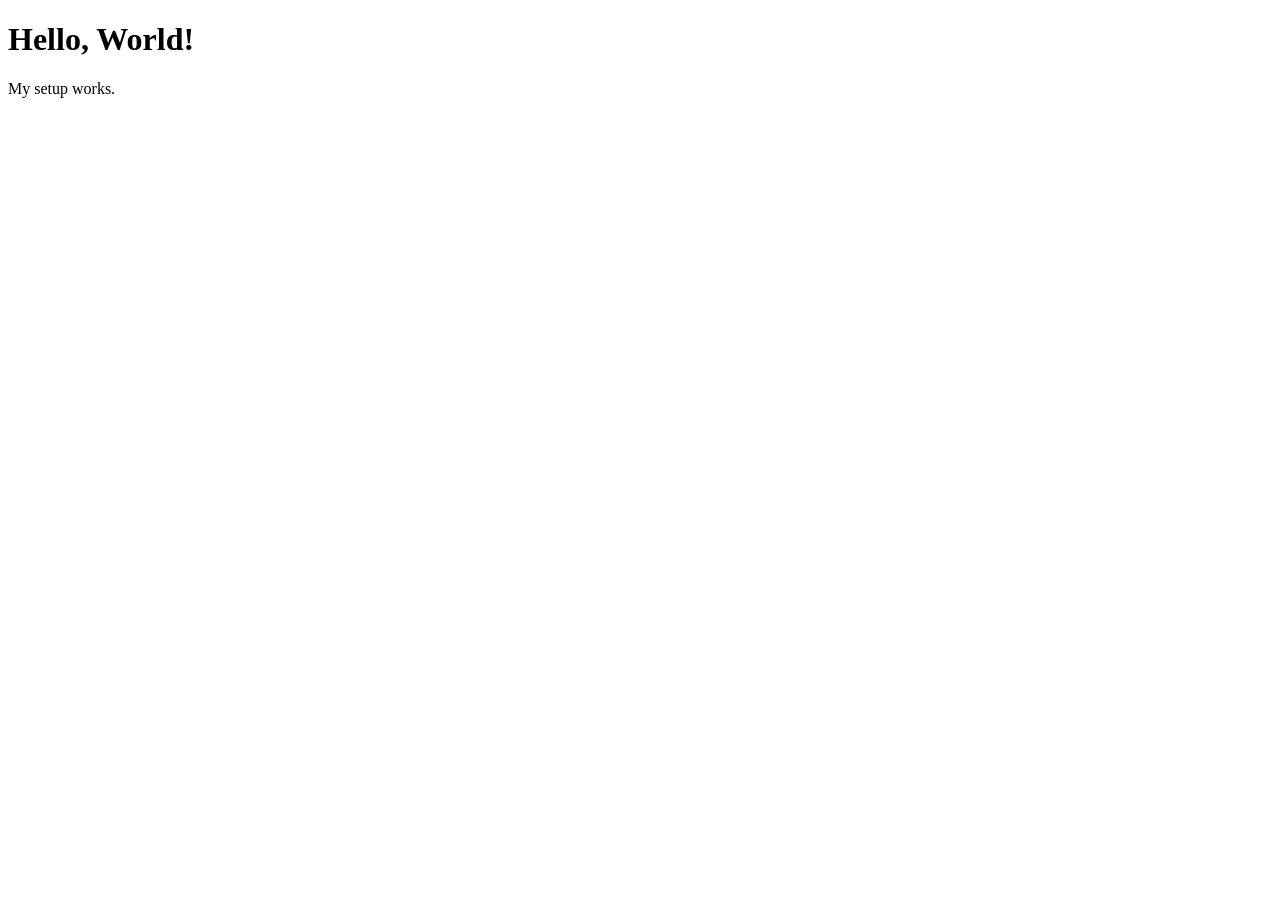
<file: practise/index.html>
<!DOCTYPE html>
<html lang="en">
      <head>
         <meta charset="UTF-8" />
      <title>Setup Test</title>
  </head>
  <body>
      <h1>Hello, World!</h1>
      <p>My setup works.</p>
  </body>
</html>
</file>
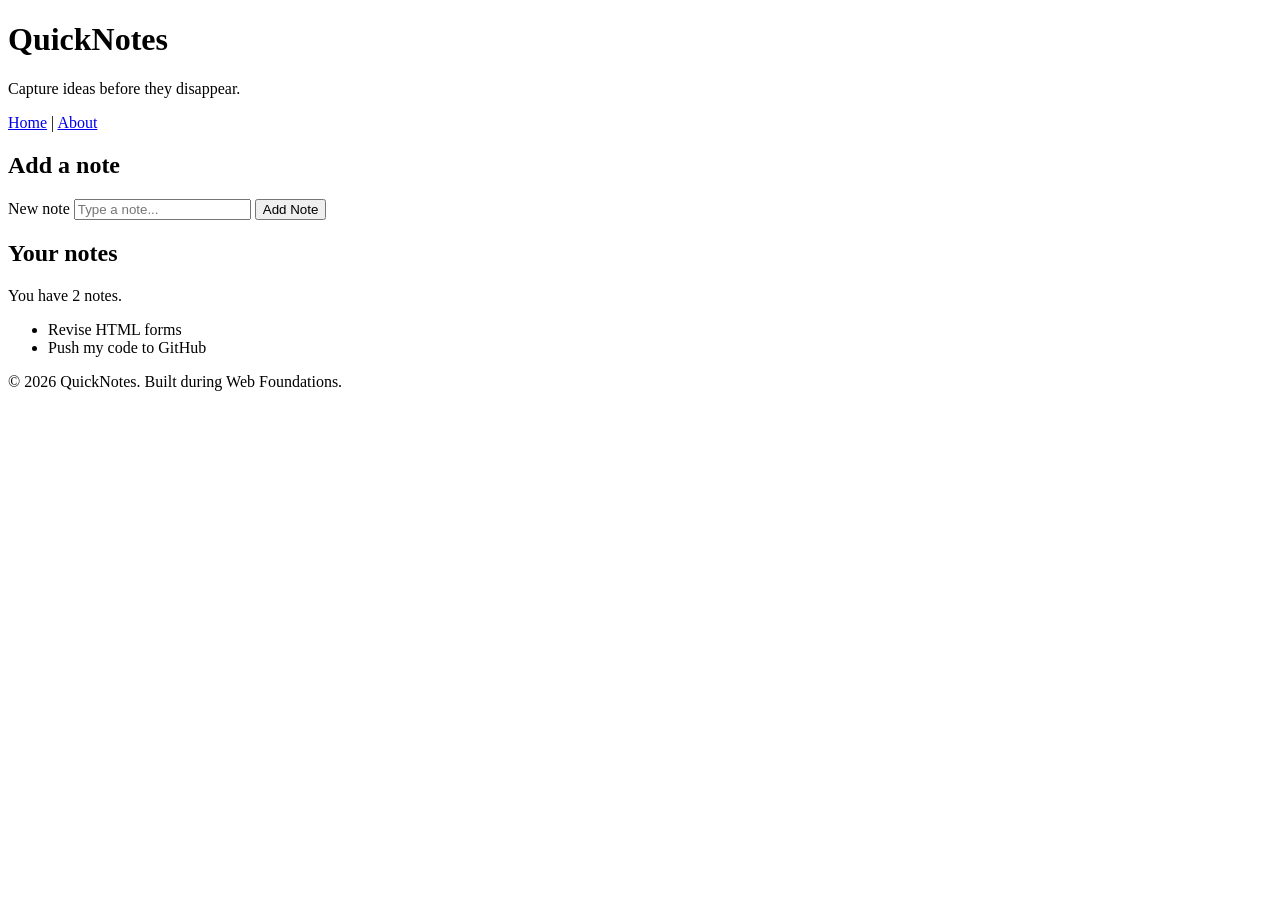
<file: web-foundations-days/day1/index.html>
<!DOCTYPE html>
<html lang="en">
  <head>
    <meta charset="UTF-8" />
    <meta name="viewport" content="width=device-width, initial-scale=1.0" />
    <title>QuickNotes - Home</title>
  </head>
  <body>
    <header>
      <h1>QuickNotes</h1>
      <p>Capture ideas before they disappear.</p>
      <nav>
        <a href="index.html">Home</a> | 
        <a href="about.html">About</a>
      </nav>
    </header>
 
    <main>
      <section>
        <h2>Add a note</h2>
        <form id="note-form">
          <label for="note-input">New note</label>
          <input type="text" id="note-input" placeholder="Type a note..." />
          <button type="submit">Add Note</button>
        </form>
      </section>
 
      <section>
        <h2>Your notes</h2>
        <p id="note-count">You have 2 notes.</p>
        <ul id="notes-list">
          <li>Revise HTML forms</li>
          <li>Push my code to GitHub</li>
        </ul>
      </section>
    </main>
 
    <footer>
      <p>&copy; 2026 QuickNotes. Built during Web Foundations.</p>
    </footer>
  </body>
</html>
</file>
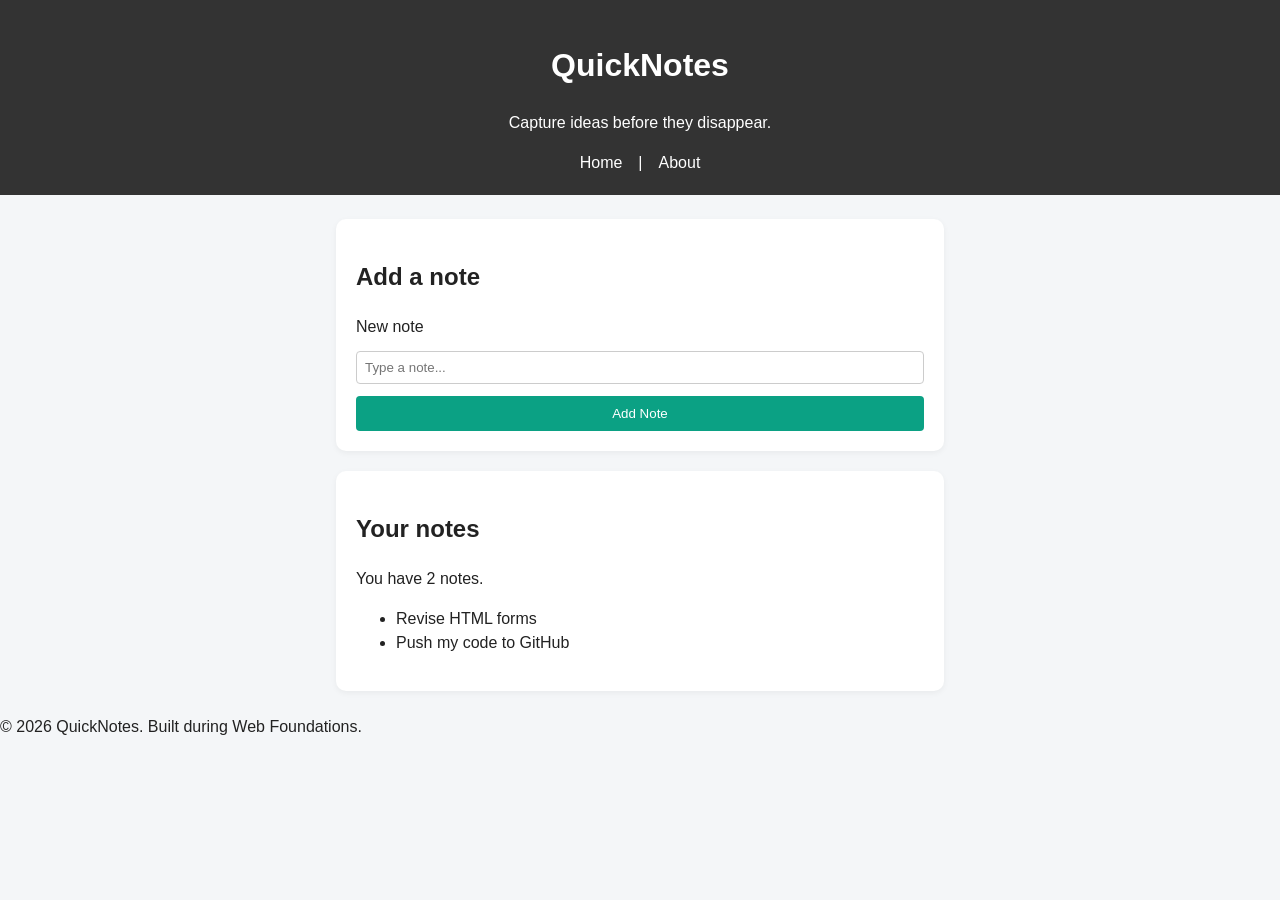
<file: web-foundations-days/day2/index.html>
<!DOCTYPE html>
<html lang="en">
  <head>
    <link rel="stylesheet" href="style.css">
    <meta charset="UTF-8" />
    <meta name="viewport" content="width=device-width, initial-scale=1.0" />
    <title>QuickNotes - Home</title>
  </head>
  <body>
    <header>
      <h1>QuickNotes</h1>
      <p>Capture ideas before they disappear.</p>
      <nav>
        <a href="index.html">Home</a> | 
        <a href="about.html">About</a>
      </nav>
    </header>
 
    <main>
      <section>
        <h2>Add a note</h2>
        <form id="note-form">
          <label for="note-input">New note</label>
          <input type="text" id="note-input" placeholder="Type a note..." />
          <button type="submit">Add Note</button>
        </form>
      </section>
 
      <section>
        <h2>Your notes</h2>
        <p id="note-count">You have 2 notes.</p>
        <ul id="notes-list">
          <li>Revise HTML forms</li>
          <li>Push my code to GitHub</li>
        </ul>
      </section>
    </main>
 
    <footer>
      <p>&copy; 2026 QuickNotes. Built during Web Foundations.</p>
    </footer>
  </body>
</html>
</file>
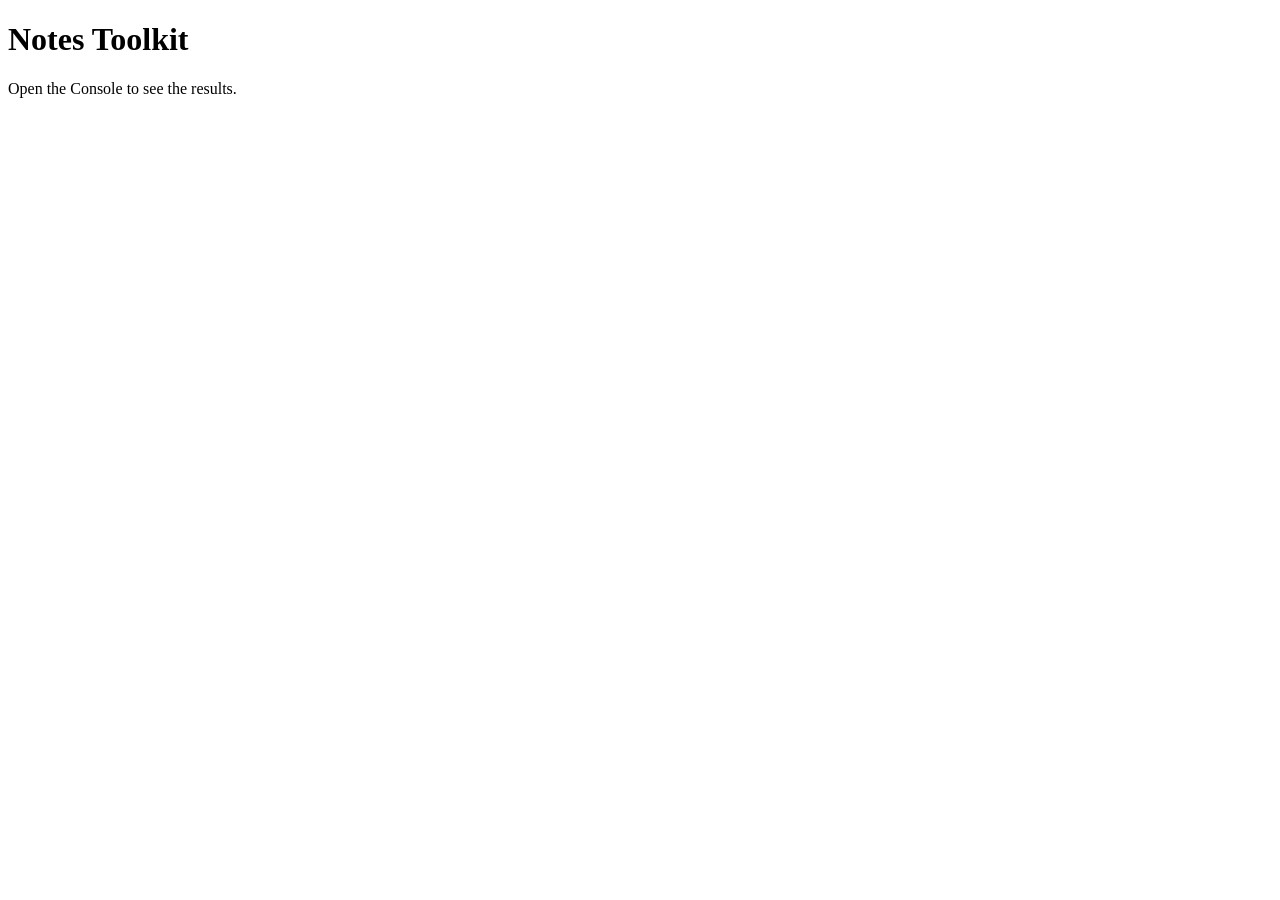
<file: web-foundations-days/day3/index.html>
<!DOCTYPE html>
<html lang="en">
<head>
    <meta charset="UTF-8">
    <meta name="viewport" content="width=device-width, initial-scale=1.0">
    <title>Notes Toolkit</title>
    <script src="script.js" defer></script>
</head>
<body>
    <h1>Notes Toolkit</h1>
    <p>Open the Console to see the results.</p>
</body>
</html>
</file>
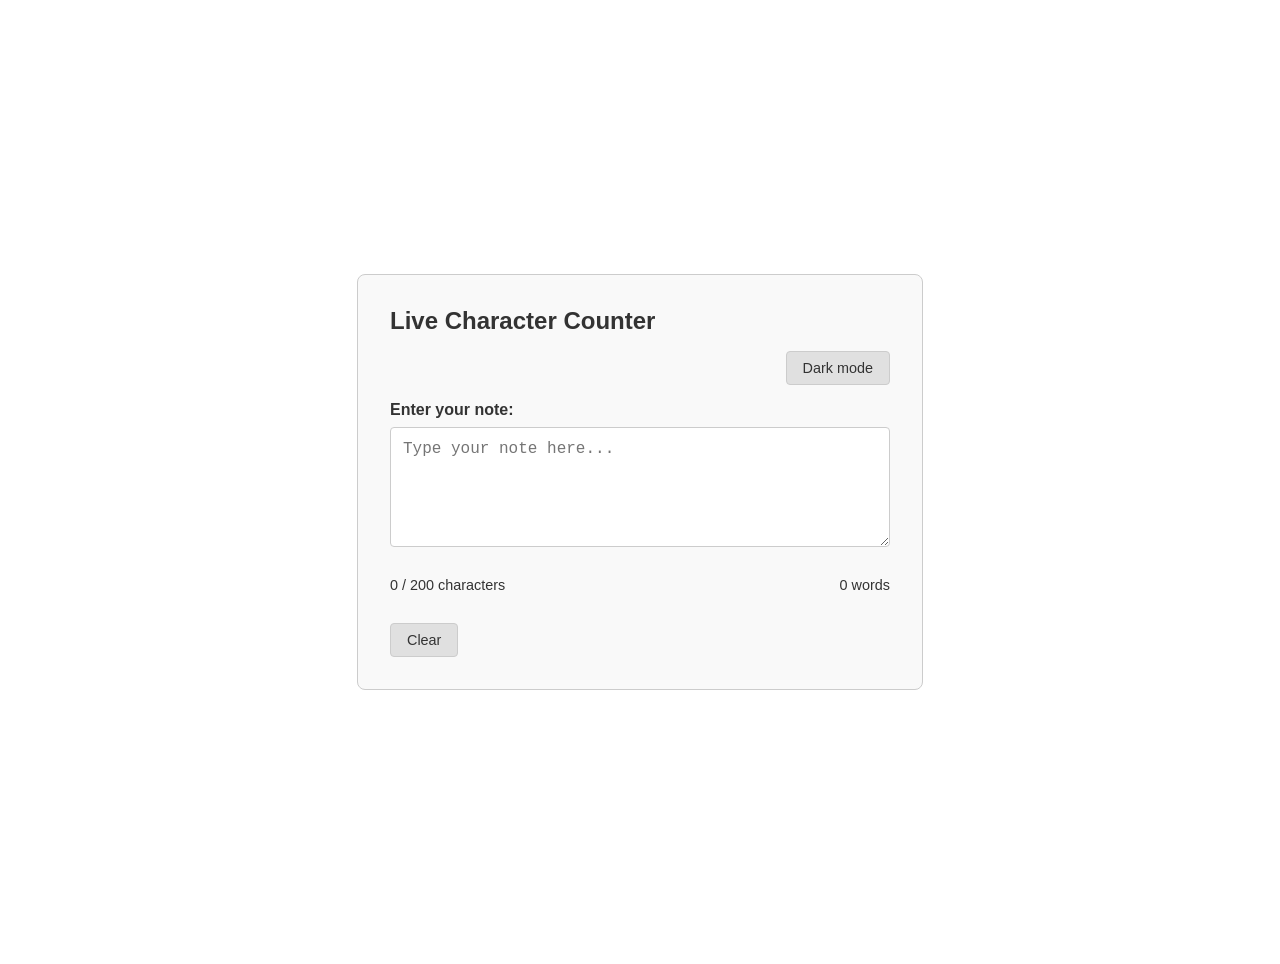
<file: web-foundations-days/day4/index.html>
<!DOCTYPE html>
<html lang="en">
<head>
    <meta charset="UTF-8">
    <meta name="viewport" content="width=device-width, initial-scale=1.0">
    <title>Live Character Counter and Dark Mode</title>
    <link rel="stylesheet" href="style.css">
    <script src="script.js" defer></script>
</head>
<body>
    <main class="container">
        <h1>Live Character Counter</h1>
        
        <div class="controls">
            <button id="theme-toggle">Dark mode</button>
        </div>

        <div class="editor-group">
            <label for="note-text">Enter your note:</label>
            <textarea id="note-text" placeholder="Type your note here..."></textarea>
        </div>

        <div class="counter-group">
            <p id="char-count">0 / 200 characters</p>
            <p id="word-count">0 words</p>
        </div>

        <button id="clear-btn">Clear</button>
    </main>
</body>
</html>
</file>
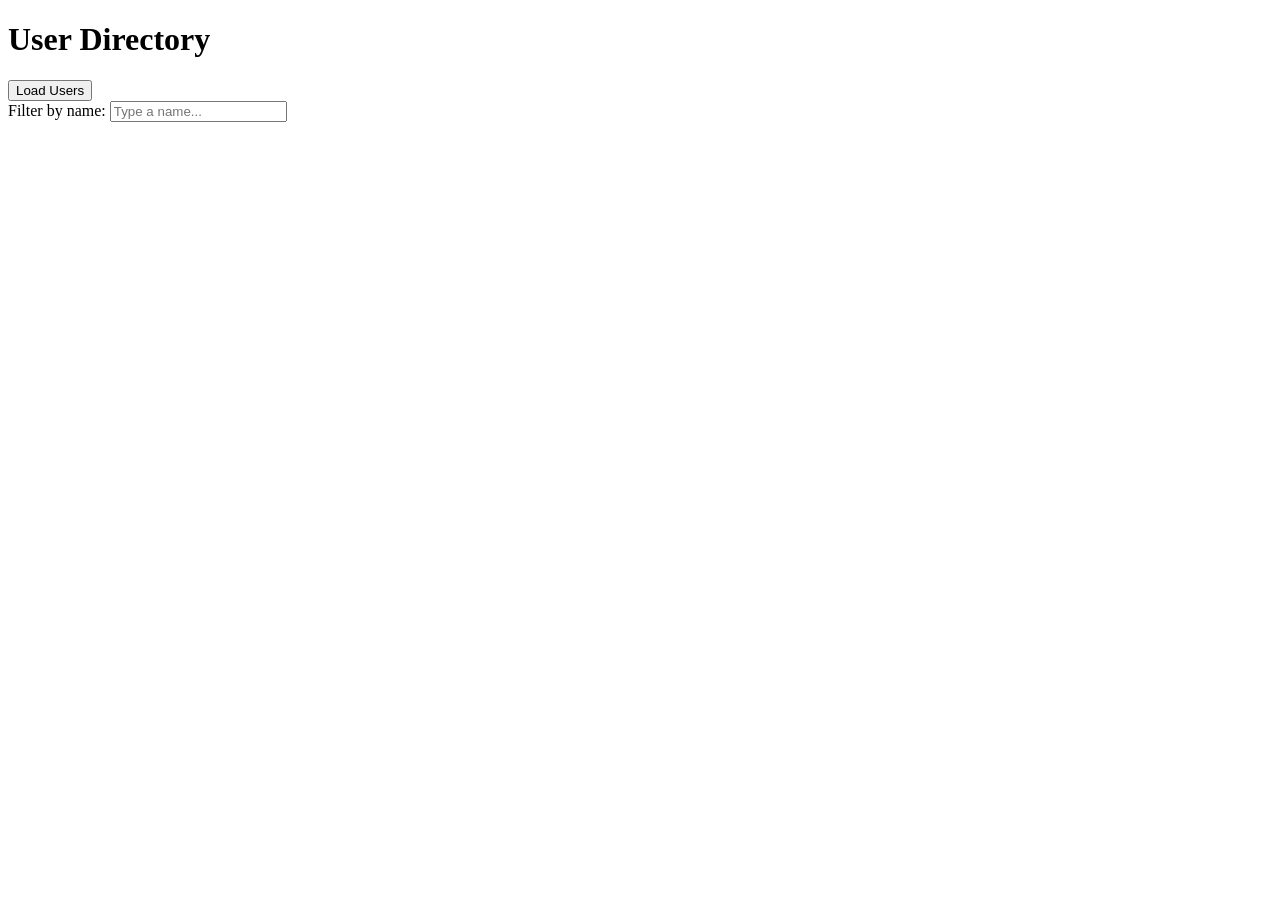
<file: web-foundations-days/day5/index.html>
<!DOCTYPE html>
<html lang="en">
<head>
  <meta charset="UTF-8">
  <meta name="viewport" content="width=device-width, initial-scale=1.0">
  <title>Day 5 - User Directory</title>
  <!-- Load users.js with defer -->
  <script src="users.js" defer></script>
</head>
<body>
  <h1>User Directory</h1>

  <!-- Button to trigger fetch -->
  <button id="load-users">Load Users</button>

  <!-- Filter Input with Label -->
  <div>
    <label for="filter-input">Filter by name:</label>
    <input type="text" id="filter-input" placeholder="Type a name...">
  </div>

  <!-- Status Paragraph -->
  <p id="status"></p>

  <!-- Empty Users List -->
  <ul id="users-list"></ul>
</body>
</html>
</file>
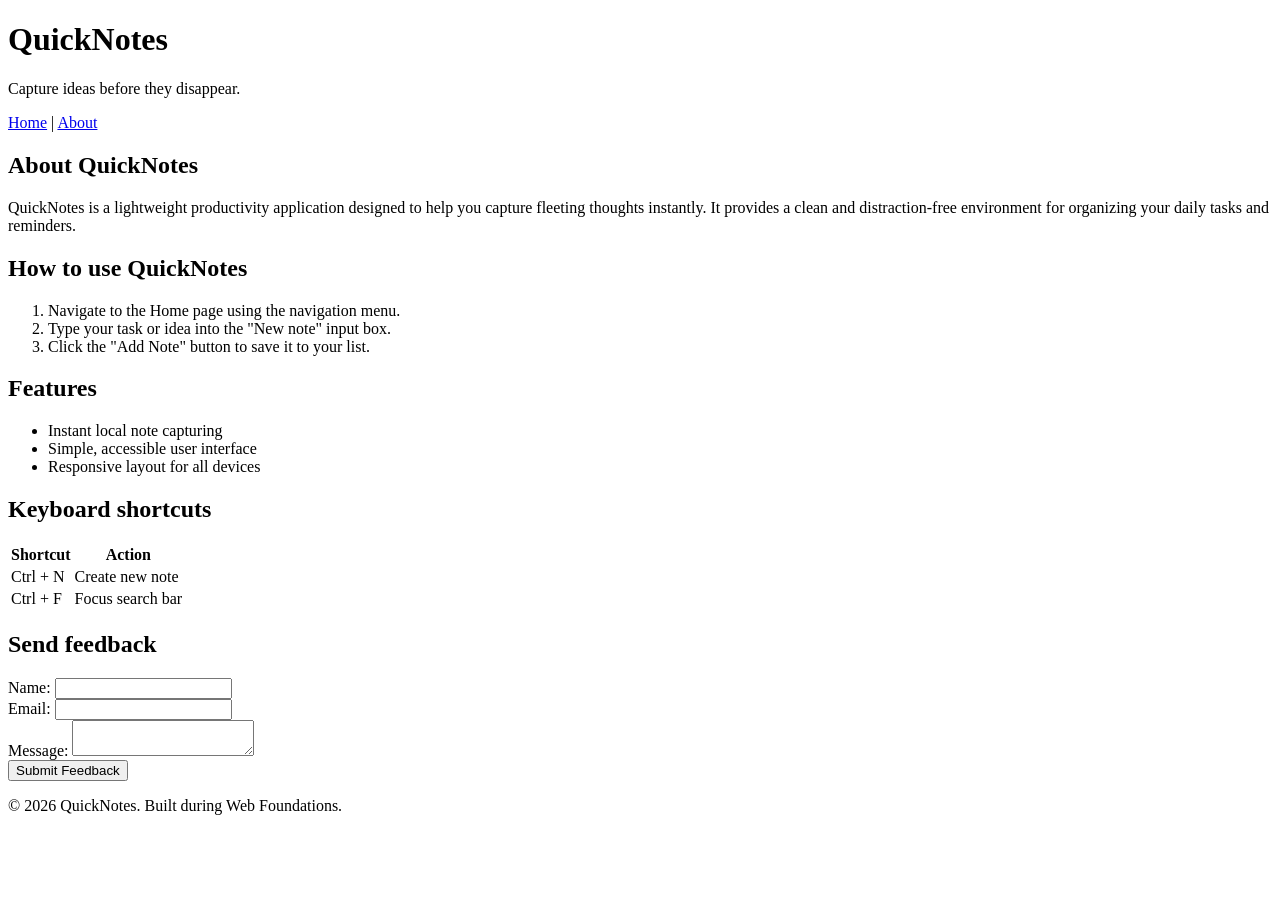
<file: web-foundations-days/day1/about.html>
<!DOCTYPE html>
<html lang="en">
  <head>
    <meta charset="UTF-8" />
    <meta name="viewport" content="width=device-width, initial-scale=1.0" />
    <title>QuickNotes - About</title>
  </head>
  <body>
    <header>
      <h1>QuickNotes</h1>
      <p>Capture ideas before they disappear.</p>
      <nav>
        <a href="index.html">Home</a> | 
        <a href="about.html">About</a>
      </nav>
    </header>
 
    <main>
      <section>
        <h2>About QuickNotes</h2>
        <p>QuickNotes is a lightweight productivity application designed to help you capture fleeting thoughts instantly. It provides a clean and distraction-free environment for organizing your daily tasks and reminders.</p>
      </section>

      <section>
        <h2>How to use QuickNotes</h2>
        <ol>
          <li>Navigate to the Home page using the navigation menu.</li>
          <li>Type your task or idea into the "New note" input box.</li>
          <li>Click the "Add Note" button to save it to your list.</li>
        </ol>
      </section>

      <section>
        <h2>Features</h2>
        <ul>
          <li>Instant local note capturing</li>
          <li>Simple, accessible user interface</li>
          <li>Responsive layout for all devices</li>
        </ul>
      </section>

      <section>
        <h2>Keyboard shortcuts</h2>
        <table>
          <thead>
            <tr>
              <th>Shortcut</th>
              <th>Action</th>
            </tr>
          </thead>
          <tbody>
            <tr>
              <td>Ctrl + N</td>
              <td>Create new note</td>
            </tr>
            <tr>
              <td>Ctrl + F</td>
              <td>Focus search bar</td>
            </tr>
          </tbody>
        </table>
      </section>

      <section>
        <h2>Send feedback</h2>
        <form>
          <div>
            <label for="name">Name:</label>
            <input type="text" id="name" required />
          </div>
          <div>
            <label for="email">Email:</label>
            <input type="email" id="email" required />
          </div>
          <div>
            <label for="message">Message:</label>
            <textarea id="message" required></textarea>
          </div>
          <button type="submit">Submit Feedback</button>
        </form>
      </section>
    </main>
 
    <footer>
      <p>&copy; 2026 QuickNotes. Built during Web Foundations.</p>
    </footer>
  </body>
</html>
</file>
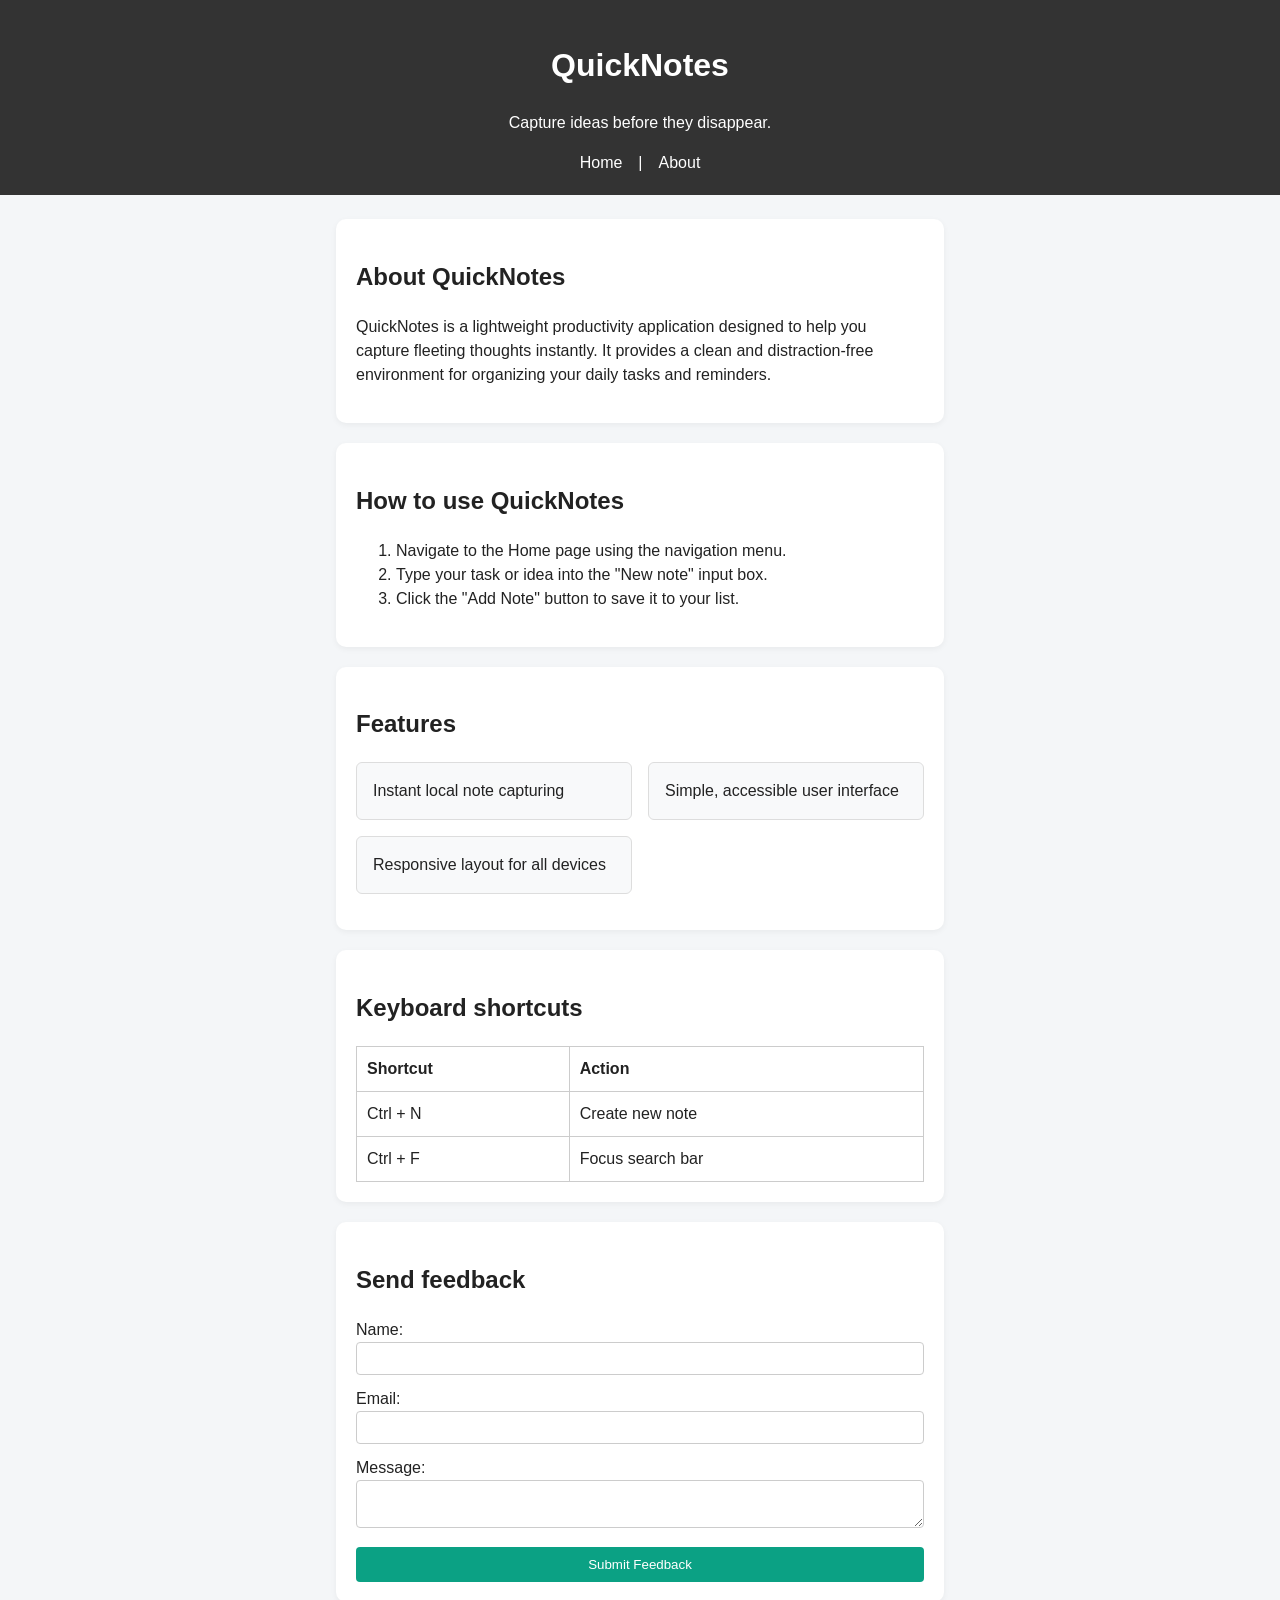
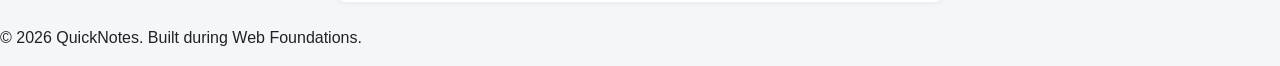
<file: web-foundations-days/day2/about.html>
<!DOCTYPE html>
<html lang="en">
  <head>
    <link rel="stylesheet" href="style.css">
    <meta charset="UTF-8" />
    <meta name="viewport" content="width=device-width, initial-scale=1.0" />
    <title>QuickNotes - About</title>
  </head>
  <body>
    <header>
      <h1>QuickNotes</h1>
      <p>Capture ideas before they disappear.</p>
      <nav>
        <a href="index.html">Home</a> | 
        <a href="about.html">About</a>
      </nav>
    </header>
 
    <main>
      <section>
        <h2>About QuickNotes</h2>
        <p>QuickNotes is a lightweight productivity application designed to help you capture fleeting thoughts instantly. It provides a clean and distraction-free environment for organizing your daily tasks and reminders.</p>
      </section>

      <section>
        <h2>How to use QuickNotes</h2>
        <ol>
          <li>Navigate to the Home page using the navigation menu.</li>
          <li>Type your task or idea into the "New note" input box.</li>
          <li>Click the "Add Note" button to save it to your list.</li>
        </ol>
      </section>

      <section>
        <h2>Features</h2>
        <ul class="features">
          <li>Instant local note capturing</li>
          <li>Simple, accessible user interface</li>
          <li>Responsive layout for all devices</li>
        </ul>
      </section>

      <section>
        <h2>Keyboard shortcuts</h2>
        <table>
          <thead>
            <tr>
              <th>Shortcut</th>
              <th>Action</th>
            </tr>
          </thead>
          <tbody>
            <tr>
              <td>Ctrl + N</td>
              <td>Create new note</td>
            </tr>
            <tr>
              <td>Ctrl + F</td>
              <td>Focus search bar</td>
            </tr>
          </tbody>
        </table>
      </section>

      <section>
        <h2>Send feedback</h2>
        <form>
          <div>
            <label for="name">Name:</label>
            <input type="text" id="name" required />
          </div>
          <div>
            <label for="email">Email:</label>
            <input type="email" id="email" required />
          </div>
          <div>
            <label for="message">Message:</label>
            <textarea id="message" required></textarea>
          </div>
          <button type="submit">Submit Feedback</button>
        </form>
      </section>
    </main>
 
    <footer>
      <p>&copy; 2026 QuickNotes. Built during Web Foundations.</p>
    </footer>
  </body>
</html>
</file>
<file: web-foundations-days/day2/style.css>
*,
*::before,
*::after {
  box-sizing: border-box;
}

body {
  margin: 0;
  font-family: Arial, sans-serif;
  background-color: #f4f6f8;
  color: #222;
  line-height: 1.5;
}

header {
  background-color: #333;
  color: white;
  padding: 20px;
  text-align: center;
}

nav {
  display: flex;
  justify-content: center;
  gap: 16px;
  margin: 10px 0 0 0;
}

nav a {
  color: white;
  text-decoration: none;
}

nav a:hover {
  color: #0ba184;
  text-decoration: underline;
}

main {
    max-width: 640px;
    margin: 24px auto;
    padding: 0 16px;
}

section {
    background: white;
    padding: 20px;
    border-radius: 10px;
    margin-bottom: 20px;
    box-shadow: 0 2px 6px rgba(0, 0, 0, 0.05);
}

ul.features {
    display: grid;
    grid-template-columns: repeat(auto-fit, minmax(180px, 1fr));
    gap: 16px;
    list-style: none;
    padding: 0;
}

ul.features li {
    background: #f8f9fa;
    padding: 16px;
    border: 1px solid #ddd;
    border-radius: 6px;
}

table {
    width: 100%;
    border-collapse: collapse;
    margin-top: 10px;
}

th, td {
    border: 1px solid #ccc;
    padding: 10px;
    text-align: left;
}

form {
    display: flex;
    flex-direction: column;
    gap: 12px;
}

input, textarea {
    width: 100%;
    padding: 8px;
    border: 1px solid #ccc;
    border-radius: 4px;
}


button {
    background-color: #0ba184;
    color: white;
    border: none;
    padding: 10px 16px;
    border-radius: 4px;
    cursor: pointer;
    transition: background-color 0.3s ease, transform 0.2s ease;
}

button:hover {
    background-color: #088a70;
    transform: translateY(-2px);
}

@media (max-width: 600px) {
    header {
        padding: 15px 10px;
    }

    header h1 {
        font-size: 1.5rem;
    }

    nav {
        flex-direction: column;
        gap: 8px;
    }
}
</file>
<file: web-foundations-days/day4/style.css>
:root {
    --bg-color: #ffffff;
    --text-color: #333333;
    --card-bg: #f9f9f9;
    --border-color: #cccccc;
    --button-bg: #e0e0e0;
    --button-text: #333333;
}

body.dark {
    --bg-color: #1a1a1a;
    --text-color: #f1f1f1;
    --card-bg: #2a2a2a;
    --border-color: #444444;
    --button-bg: #444444;
    --button-text: #f1f1f1;
}

body {
    font-family: Arial, sans-serif;
    background-color: var(--bg-color);
    color: var(--text-color);
    margin: 0;
    padding: 2rem;
    display: flex;
    justify-content: center;
    align-items: center;
    min-height: 100vh;
    transition: background-color 0.3s, color 0.3s;
}

.container {
    width: 100%;
    max-width: 500px;
    background-color: var(--card-bg);
    padding: 2rem;
    border-radius: 8px;
    border: 1px solid var(--border-color);
}

h1 {
    margin-top: 0;
    font-size: 1.5rem;
}

.controls {
    display: flex;
    justify-content: flex-end;
    margin-bottom: 1rem;
}

.editor-group {
    display: flex;
    flex-direction: column;
    margin-bottom: 1rem;
}

label {
    margin-bottom: 0.5rem;
    font-weight: bold;
}

textarea {
    width: 100%;
    height: 120px;
    padding: 0.75rem;
    font-size: 1rem;
    border: 1px solid var(--border-color);
    border-radius: 4px;
    background-color: var(--bg-color);
    color: var(--text-color);
    resize: vertical;
    box-sizing: border-box;
}

.counter-group {
    display: flex;
    justify-content: space-between;
    margin-bottom: 1rem;
    font-size: 0.9rem;
}

button {
    padding: 0.5rem 1rem;
    font-size: 0.9rem;
    background-color: var(--button-bg);
    color: var(--button-text);
    border: 1px solid var(--border-color);
    border-radius: 4px;
    cursor: pointer;
}

button:hover {
    opacity: 0.9;
}

.warning {
    color: orange;
}

.over {
    color: red;
    font-weight: bold;
}
</file>
